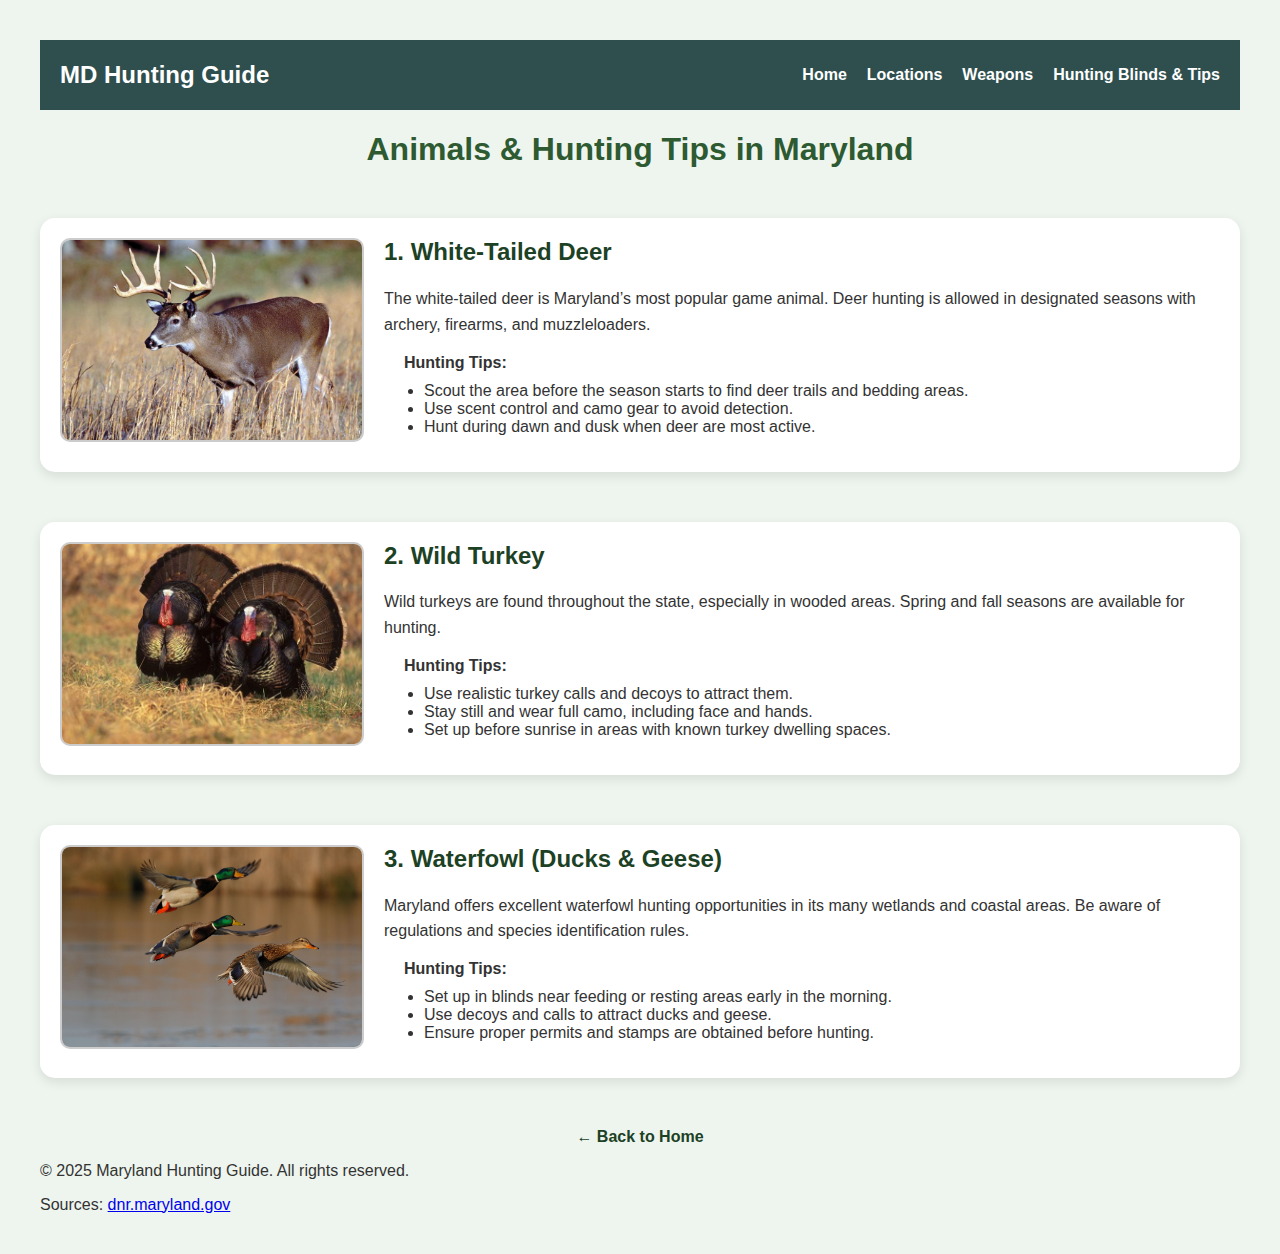
<file: animals.html>
<!DOCTYPE html>
<html lang="en">
<head>
  <meta charset="UTF-8">
  <title>Animals & Hunting Tips in Maryland</title>
  <link rel="stylesheet" href="Styles/animals_style.css">
</head>
<body class="animal-tips-page">
  <header class="site-header">
    <nav class="navbar">
      <div class="brand">MD Hunting Guide</div>
      <button class="hamburger" id="hamburger">&#9776;</button>
      <ul class="nav-links" id="nav-links">
        <li><a href="index.html">Home</a></li>
        <li><a href="locations.html">Locations</a></li>
        <li><a href="tools.html">Weapons</a></li>
        <li><a href="hunting_blinds.html">Hunting Blinds & Tips</a></li>
      </ul>
    </nav>
  </header>

  <h1>Animals & Hunting Tips in Maryland</h1>

  <div class="animal-section">
    <img src="images/whitetail_deer.jpg" alt="White-Tailed Deer" class="animal-image">
    <div class="animal-info">
      <h2>1. White-Tailed Deer</h2>
      <p>The white-tailed deer is Maryland’s most popular game animal. Deer hunting is allowed in designated seasons with archery, firearms, and muzzleloaders.</p>
      <div class="tips">
        <strong>Hunting Tips:</strong>
        <ul>
          <li>Scout the area before the season starts to find deer trails and bedding areas.</li>
          <li>Use scent control and camo gear to avoid detection.</li>
          <li>Hunt during dawn and dusk when deer are most active.</li>
        </ul>
      </div>
    </div>
  </div>

  <div class="animal-section">
    <img src="images/wild_turkey.jpg" alt="Wild Turkey" class="animal-image">
    <div class="animal-info">
      <h2>2. Wild Turkey</h2>
      <p>Wild turkeys are found throughout the state, especially in wooded areas. Spring and fall seasons are available for hunting.</p>
      <div class="tips">
        <strong>Hunting Tips:</strong>
        <ul>
          <li>Use realistic turkey calls and decoys to attract them.</li>
          <li>Stay still and wear full camo, including face and hands.</li>
          <li>Set up before sunrise in areas with known turkey dwelling spaces.</li>
        </ul>
      </div>
    </div>
  </div>

  <div class="animal-section">
    <img src="images/waterfowl.jpg" alt="Waterfowl" class="animal-image">
    <div class="animal-info">
      <h2>3. Waterfowl (Ducks & Geese)</h2>
      <p>Maryland offers excellent waterfowl hunting opportunities in its many wetlands and coastal areas. Be aware of regulations and species identification rules.</p>
      <div class="tips">
        <strong>Hunting Tips:</strong>
        <ul>
          <li>Set up in blinds near feeding or resting areas early in the morning.</li>
          <li>Use decoys and calls to attract ducks and geese.</li>
          <li>Ensure proper permits and stamps are obtained before hunting.</li>
        </ul>
      </div>
    </div>
  </div>

  <a href="index.html" class="back-link">&larr; Back to Home</a>

  <footer class="site-footer">
    <p>&copy; 2025 Maryland Hunting Guide. All rights reserved.</p>
    <p class="citations">
      Sources: <a href="https://dnr.maryland.gov/wildlife/Pages/hunt_trap/GameMammals.aspx" target="_blank">dnr.maryland.gov</a>
    </p>
  </footer>

  <script src="script.js"></script>
</body>
</html>
</file>
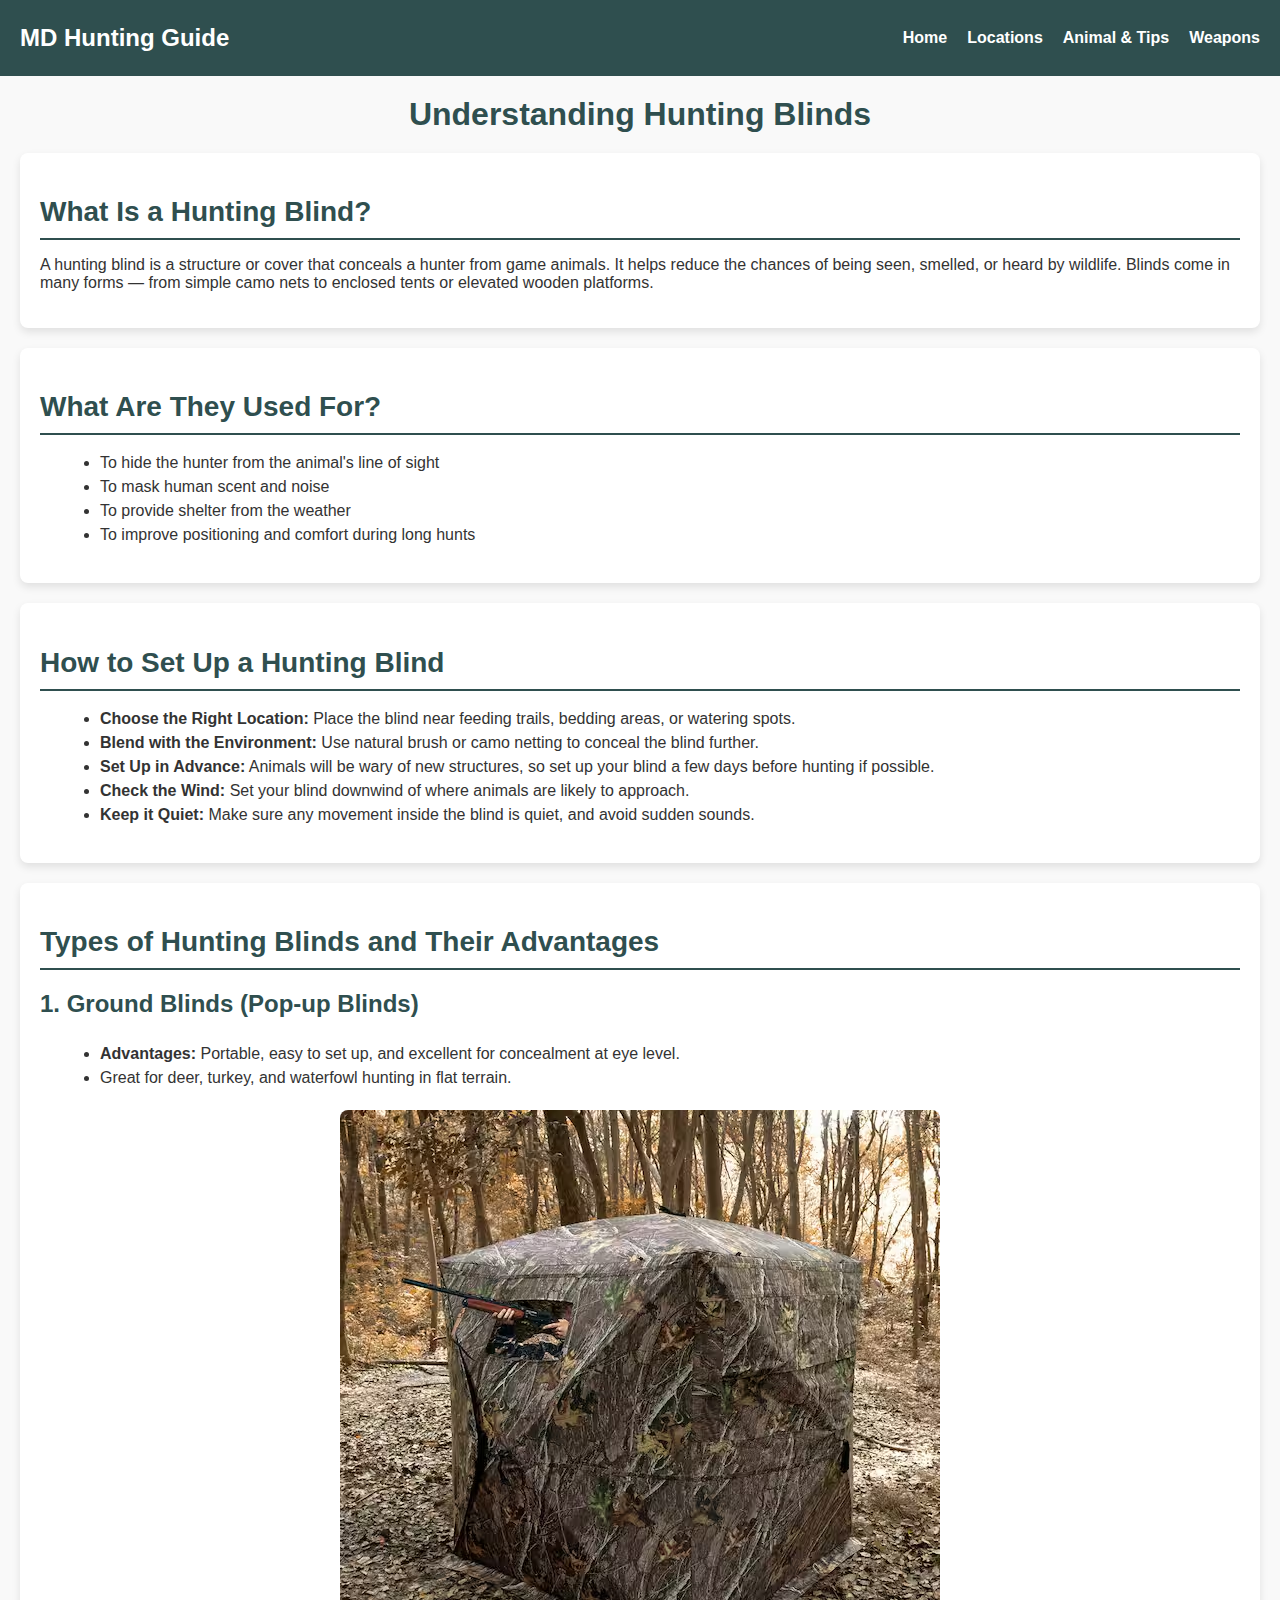
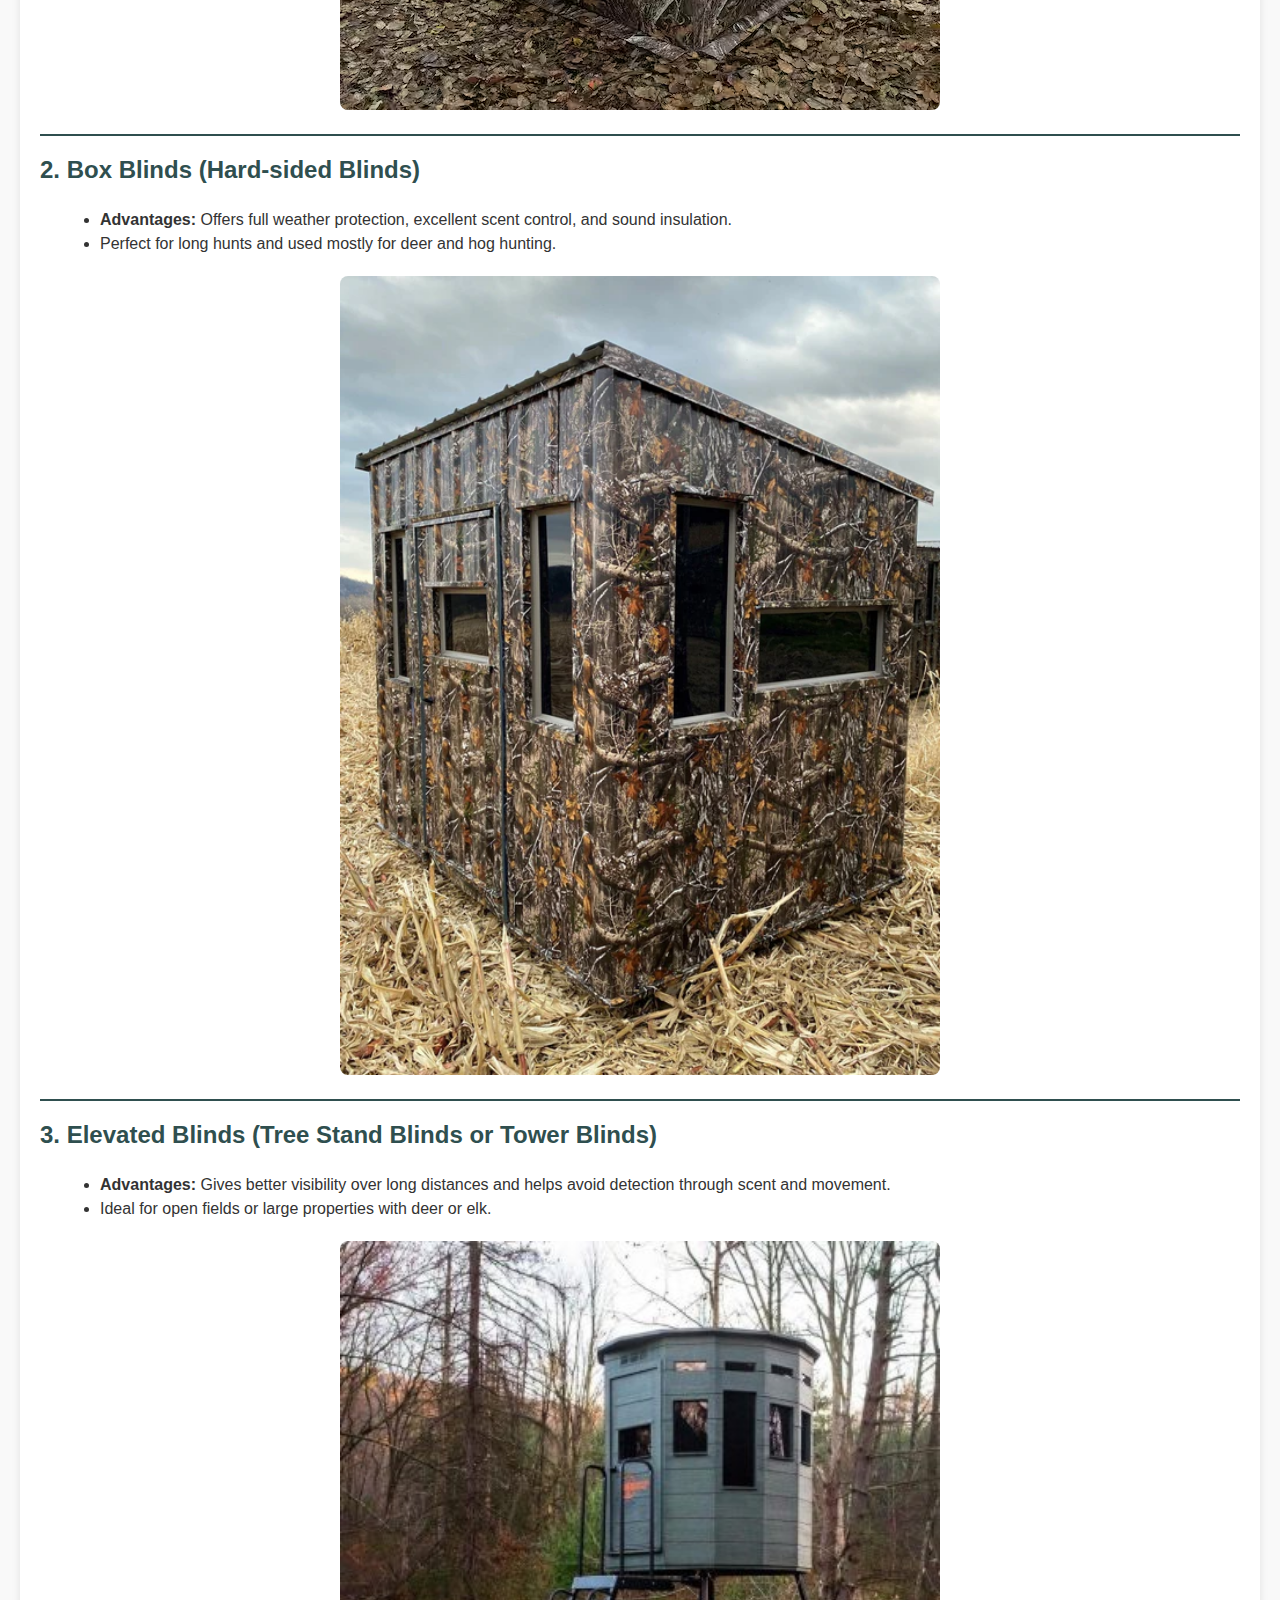
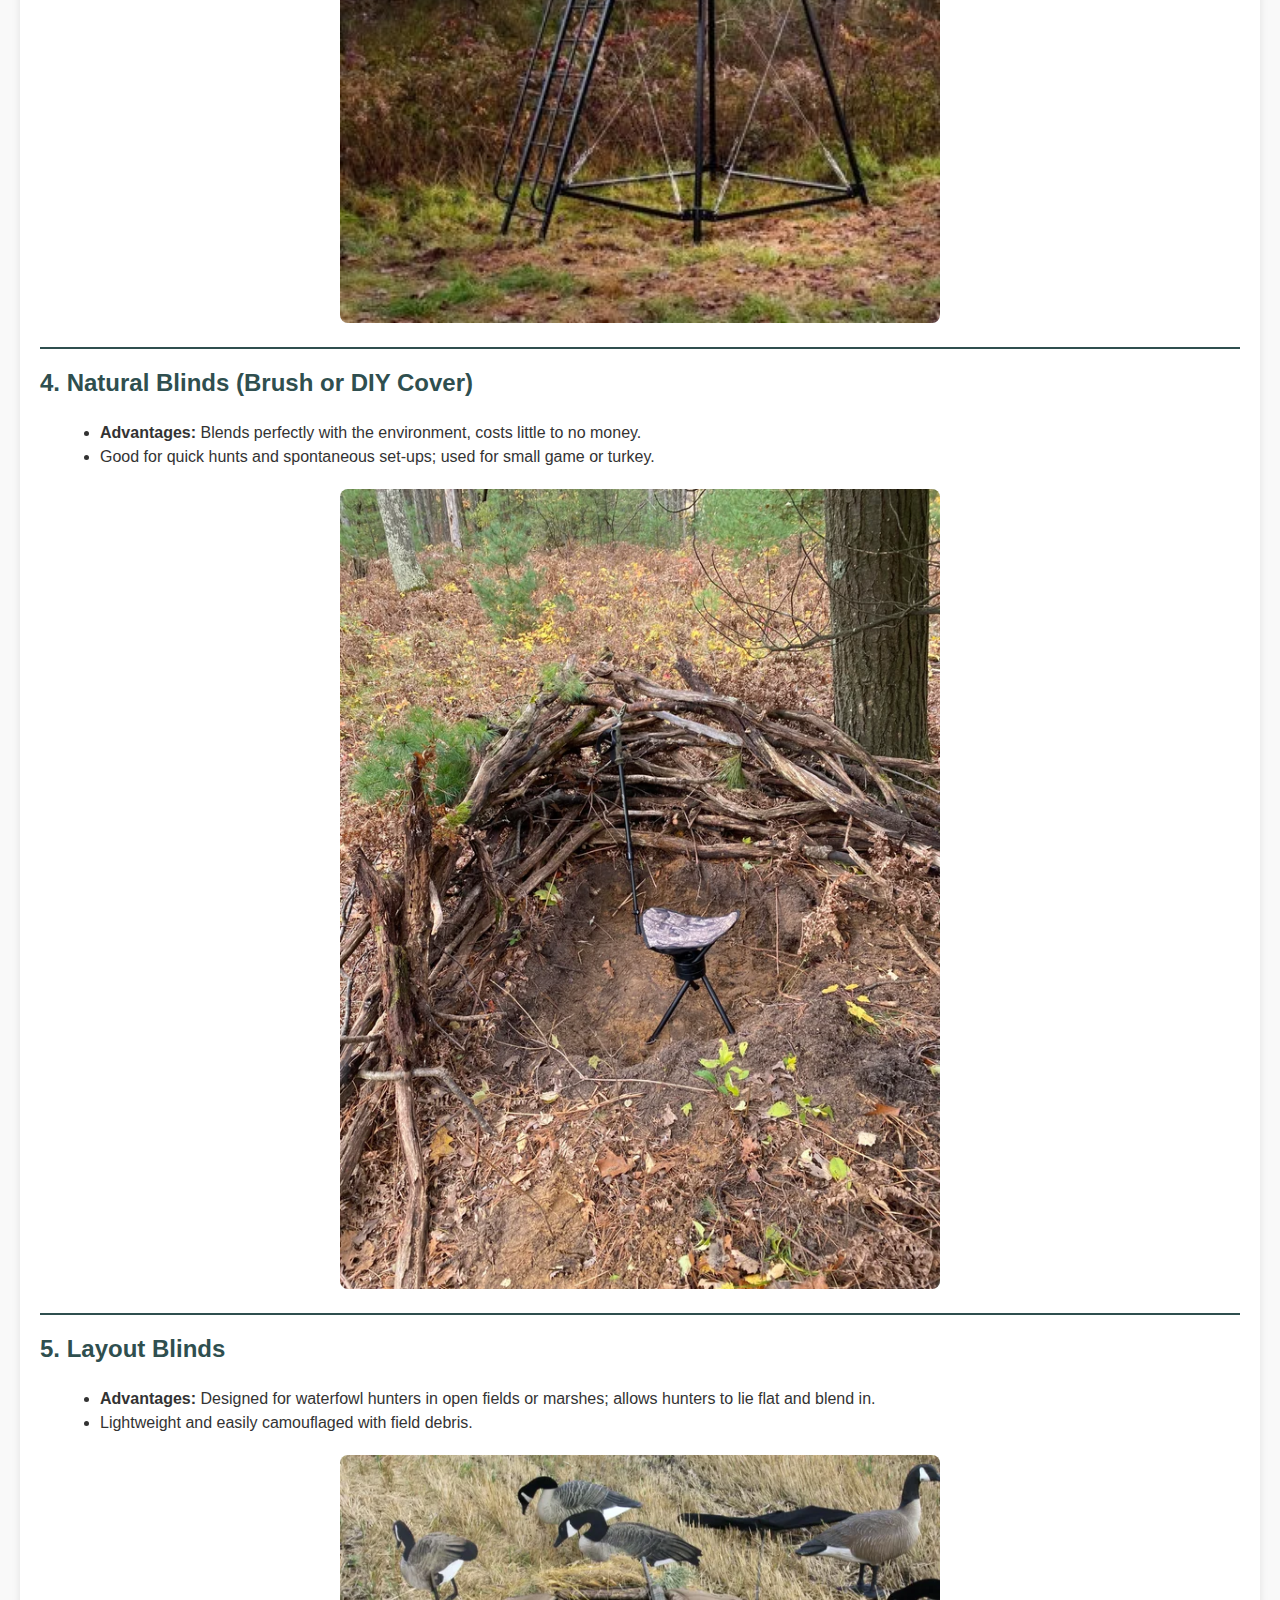
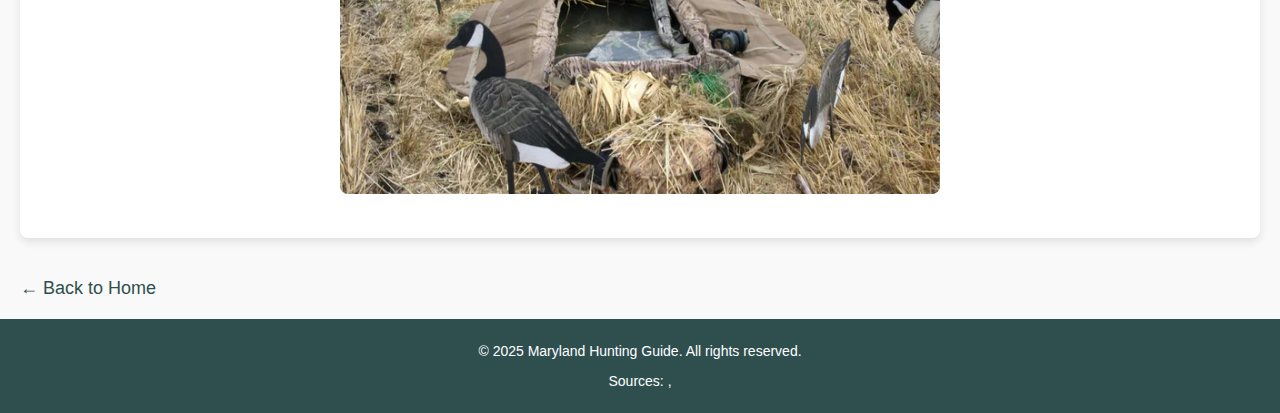
<file: hunting_blinds.html>
<!DOCTYPE html>
<html lang="en">
<head>
  <meta charset="UTF-8">
  <title>Hunting Blinds</title>
  <link rel="stylesheet" href="Styles/HuntingBlinds_style.css">
</head>
<body>
    <header class="site-header">
        <nav class="navbar">
          <div class="brand">MD Hunting Guide</div>
          <button class="hamburger" id="hamburger">&#9776;</button>
          <ul class="nav-links" id="nav-links">
            <li><a href="index.html">Home</a></li>
            <li><a href="locations.html">Locations</a></li>
            <li><a href="animals.html">Animal & Tips</a></li>
            <li><a href="tools.html">Weapons</a></li>
          </ul>
        </nav>
      </header>      

  <h1>Understanding Hunting Blinds</h1>

  <div class="section">
    <h2>What Is a Hunting Blind?</h2>
    <p>
      A hunting blind is a structure or cover that conceals a hunter from game animals. It helps reduce the chances of being seen, smelled, or heard by wildlife.
      Blinds come in many forms — from simple camo nets to enclosed tents or elevated wooden platforms.
    </p>
  </div>

  <div class="section">
    <h2>What Are They Used For?</h2>
    <ul>
      <li>To hide the hunter from the animal's line of sight</li>
      <li>To mask human scent and noise</li>
      <li>To provide shelter from the weather</li>
      <li>To improve positioning and comfort during long hunts</li>
    </ul>
  </div>

  <div class="section">
    <h2>How to Set Up a Hunting Blind</h2>
    <ul>
      <li><strong>Choose the Right Location:</strong> Place the blind near feeding trails, bedding areas, or watering spots.</li>
      <li><strong>Blend with the Environment:</strong> Use natural brush or camo netting to conceal the blind further.</li>
      <li><strong>Set Up in Advance:</strong> Animals will be wary of new structures, so set up your blind a few days before hunting if possible.</li>
      <li><strong>Check the Wind:</strong> Set your blind downwind of where animals are likely to approach.</li>
      <li><strong>Keep it Quiet:</strong> Make sure any movement inside the blind is quiet, and avoid sudden sounds.</li>
    </ul>
  </div>

  <div class="section">
    <h2>Types of Hunting Blinds and Their Advantages</h2>

    <h3>1. Ground Blinds (Pop-up Blinds)</h3>
    <ul>
      <li><strong>Advantages:</strong> Portable, easy to set up, and excellent for concealment at eye level.</li>
      <li>Great for deer, turkey, and waterfowl hunting in flat terrain.</li>
    </ul>
    <div class="image-container">
      <img src="images/ground_blind.avif" alt="Ground blind example">
    </div>
    <hr class="divider">

    <h3>2. Box Blinds (Hard-sided Blinds)</h3>
    <ul>
      <li><strong>Advantages:</strong> Offers full weather protection, excellent scent control, and sound insulation.</li>
      <li>Perfect for long hunts and used mostly for deer and hog hunting.</li>
    </ul>
    <div class="image-container">
      <img src="images/box_blinds.webp" alt="Box blind example">
    </div>
    <hr class="divider">

    <h3>3. Elevated Blinds (Tree Stand Blinds or Tower Blinds)</h3>
    <ul>
      <li><strong>Advantages:</strong> Gives better visibility over long distances and helps avoid detection through scent and movement.</li>
      <li>Ideal for open fields or large properties with deer or elk.</li>
    </ul>
    <div class="image-container">
      <img src="images/elevated_blind.jpg" alt="Elevated blind example">
    </div>
    <hr class="divider">

    <h3>4. Natural Blinds (Brush or DIY Cover)</h3>
    <ul>
      <li><strong>Advantages:</strong> Blends perfectly with the environment, costs little to no money.</li>
      <li>Good for quick hunts and spontaneous set-ups; used for small game or turkey.</li>
    </ul>
    <div class="image-container">
      <img src="images/natural_blind.webp" alt="Natural blind made of brush">
    </div>
    <hr class="divider">

    <h3>5. Layout Blinds</h3>
    <ul>
      <li><strong>Advantages:</strong> Designed for waterfowl hunters in open fields or marshes; allows hunters to lie flat and blend in.</li>
      <li>Lightweight and easily camouflaged with field debris.</li>
    </ul>
    <div class="image-container">
      <img src="images/layout_blind.webp" alt="Layout blind example">
    </div>
  </div>

  <a href="Intro_Page.html" class="back-link">&larr; Back to Home</a>
  
  <script src="script.js"></script>

  <footer class="site-footer">
    <p>&copy; 2025 Maryland Hunting Guide. All rights reserved.</p>
    <p class="citations">
      Sources: <a href="https://www.shadowhunterblinds.com/blogs/shadow-hunter-blog/what-is-a-hunting-blind-a-beginner-s-guide" target="_blank"><shadow-hunter-blog class="com"></shadow-hunter-blog></a>, 
    </p>
  </footer>

</body>
</html>
</file>
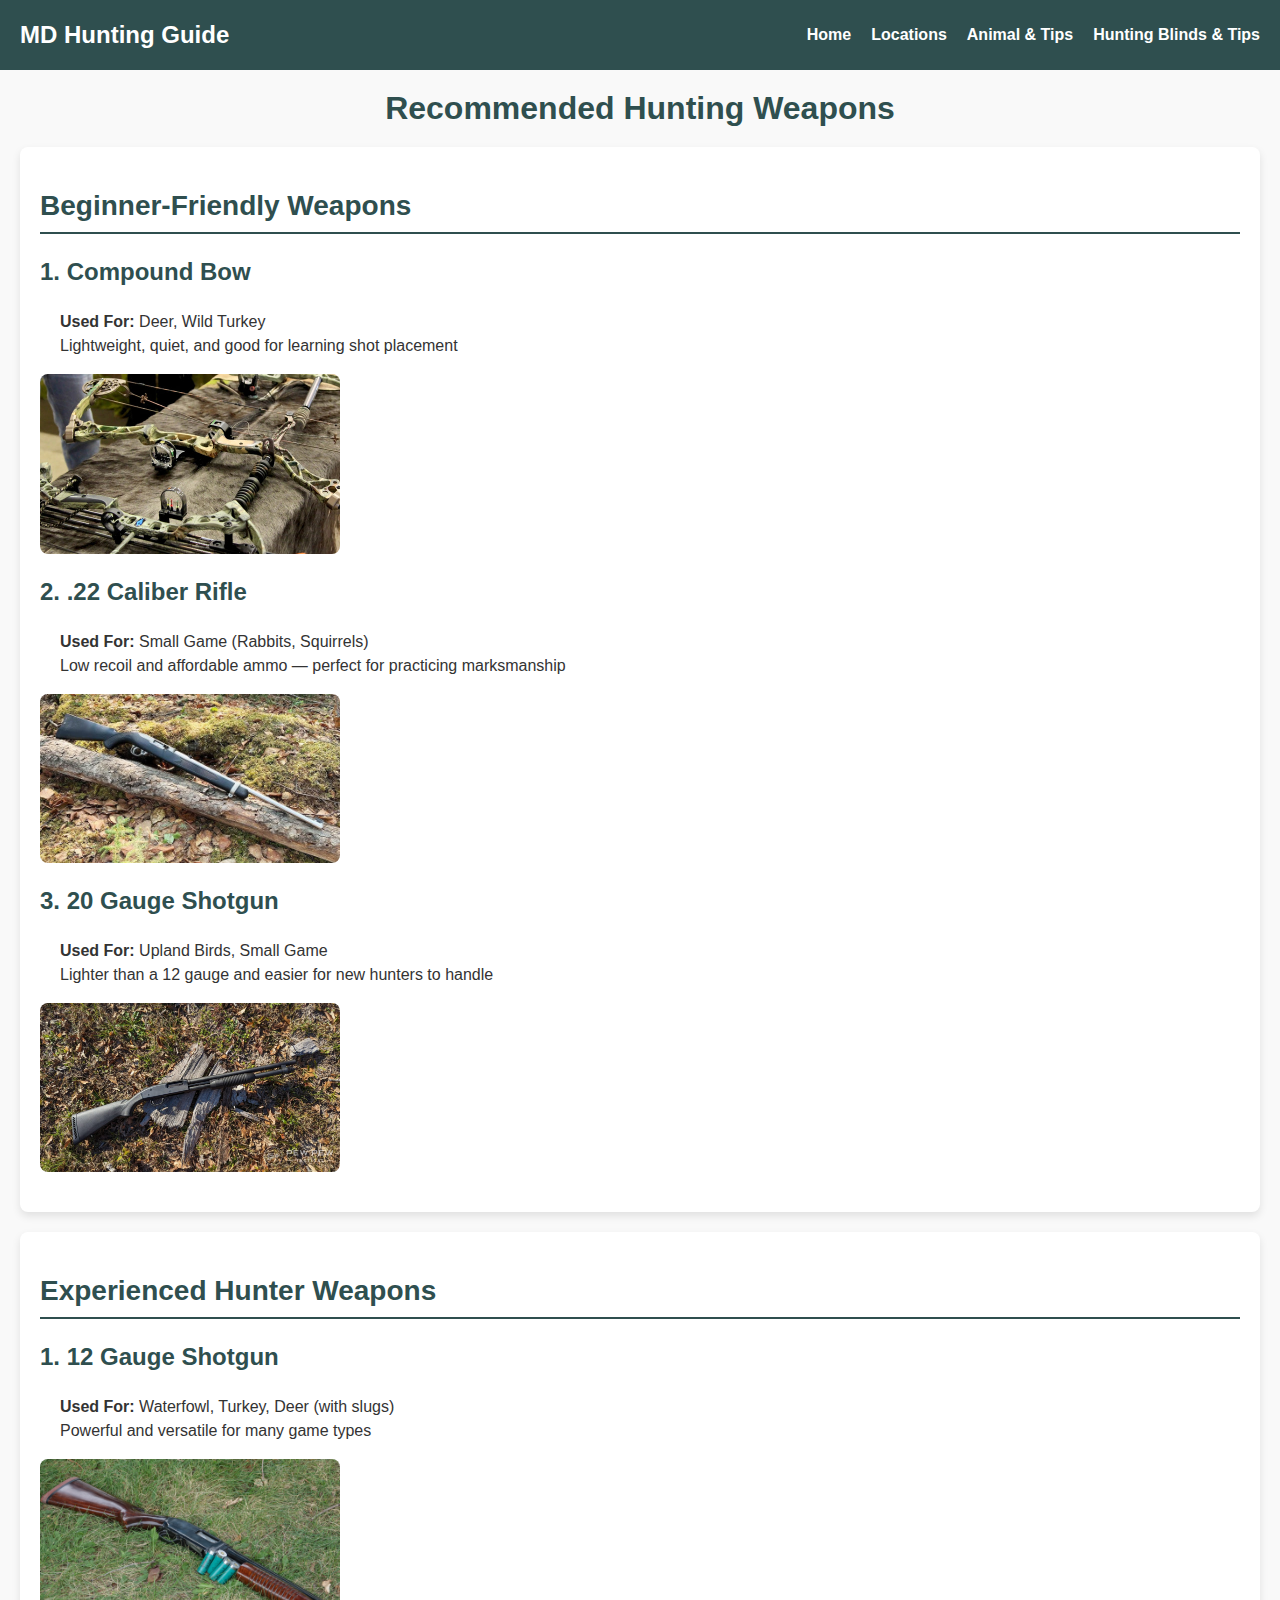
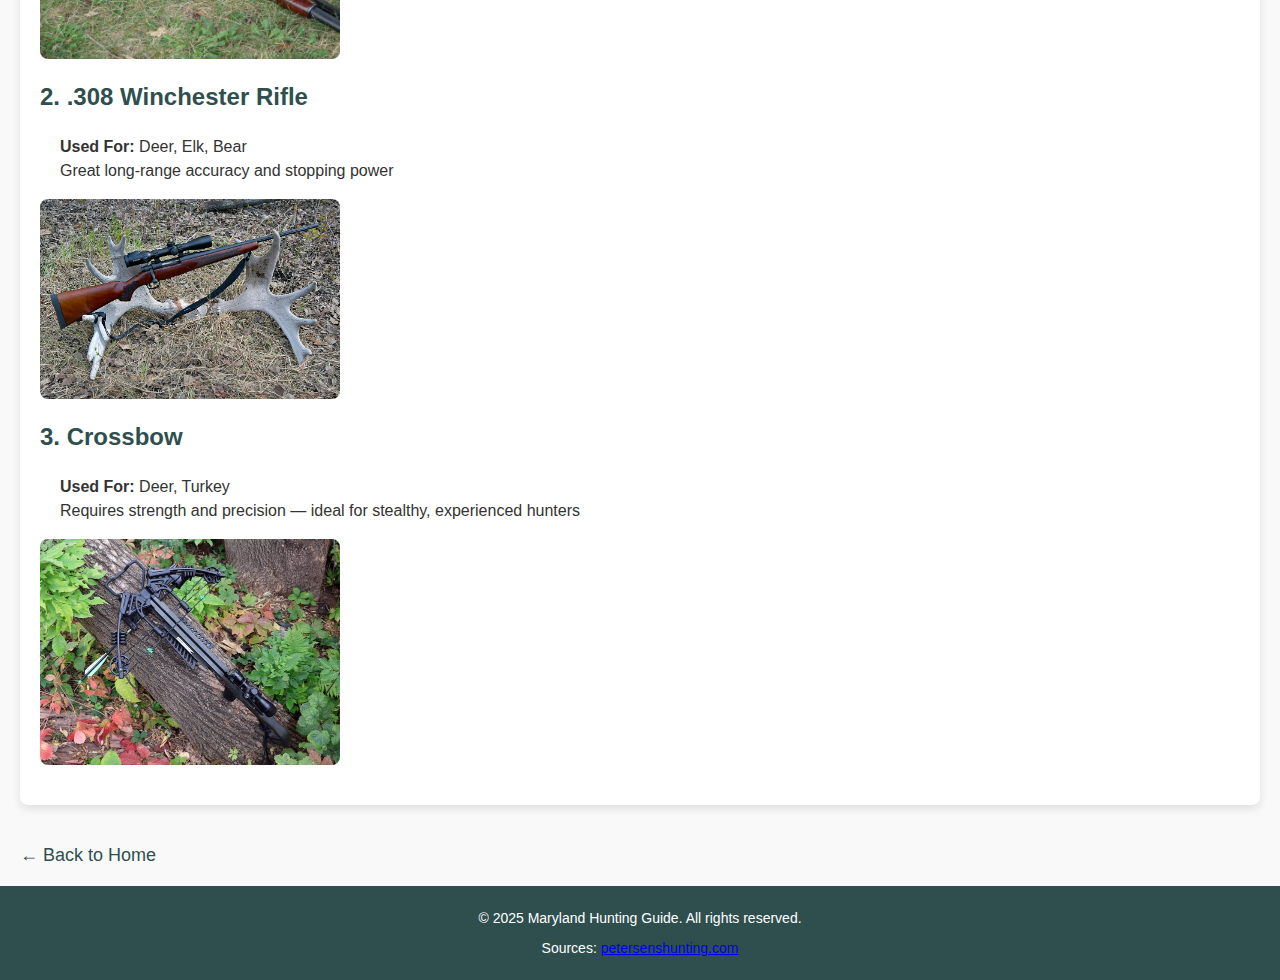
<file: tools.html>
<!DOCTYPE html>
<html lang="en">
<head>
  <meta charset="UTF-8">
  <title>Best Hunting Weapons</title>
  <link rel="stylesheet" href="Styles/tools_style.css">
</head>
<body class="animal-tips-page">
    <header class="site-header">
        <nav class="navbar">
          <div class="brand">MD Hunting Guide</div>
          <button class="hamburger" id="hamburger">&#9776;</button>
          <ul class="nav-links" id="nav-links">
            <li><a href="Intro_Page.html">Home</a></li>
            <li><a href="locations.html">Locations</a></li>
            <li><a href="animals.html">Animal & Tips</a></li>
            <li><a href="hunting_blinds.html">Hunting Blinds & Tips</a></li>
          </ul>
        </nav>
    </header>

    <h1>Recommended Hunting Weapons</h1>

    <div class="weapon-section">
      <h2>Beginner-Friendly Weapons</h2>

      <div class="weapon-entry">
        <h3>1. Compound Bow</h3>
        <ul>
          <li><strong>Used For:</strong> Deer, Wild Turkey</li>
          <li>Lightweight, quiet, and good for learning shot placement</li>
        </ul>
        <img src="images/Compound_Bow.jpg" alt="Compound Bow">
      </div>

      <div class="weapon-entry">
        <h3>2. .22 Caliber Rifle</h3>
        <ul>
          <li><strong>Used For:</strong> Small Game (Rabbits, Squirrels)</li>
          <li>Low recoil and affordable ammo — perfect for practicing marksmanship</li>
        </ul>
        <img src="images/.22_Rifle.jpg" alt=".22 Caliber Rifle">
      </div>

      <div class="weapon-entry">
        <h3>3. 20 Gauge Shotgun</h3>
        <ul>
          <li><strong>Used For:</strong> Upland Birds, Small Game</li>
          <li>Lighter than a 12 gauge and easier for new hunters to handle</li>
        </ul>
        <img src="images/20_gauge.jpg" alt="20 Gauge Shotgun">
      </div>
    </div>

    <div class="weapon-section">
      <h2>Experienced Hunter Weapons</h2>

      <div class="weapon-entry">
        <h3>1. 12 Gauge Shotgun</h3>
        <ul>
          <li><strong>Used For:</strong> Waterfowl, Turkey, Deer (with slugs)</li>
          <li>Powerful and versatile for many game types</li>
        </ul>
        <img src="images/12_gauge.webp" alt="12 Gauge Shotgun">
      </div>

      <div class="weapon-entry">
        <h3>2. .308 Winchester Rifle</h3>
        <ul>
          <li><strong>Used For:</strong> Deer, Elk, Bear</li>
          <li>Great long-range accuracy and stopping power</li>
        </ul>
        <img src="images/.308_Winchester.webp" alt=".308 Winchester Rifle">
      </div>

      <div class="weapon-entry">
        <h3>3. Crossbow</h3>
        <ul>
          <li><strong>Used For:</strong> Deer, Turkey</li>
          <li>Requires strength and precision — ideal for stealthy, experienced hunters</li>
        </ul>
        <img src="images/crossbow.jpg" alt="Crossbow">
      </div>
    </div>

    <a href="index.html" class="back-link">&larr; Back to Home</a>

    <script src="script.js"></script>

    <footer class="site-footer">
      <p>&copy; 2025 Maryland Hunting Guide. All rights reserved.</p>
      <p class="citations">
        Sources: <a href="https://www.petersenshunting.com/editorial/only-three-guns-you-need-hunting/456889" target="_blank">petersenshunting.com</a>
      </p>
    </footer>
</body>
</html>
</file>
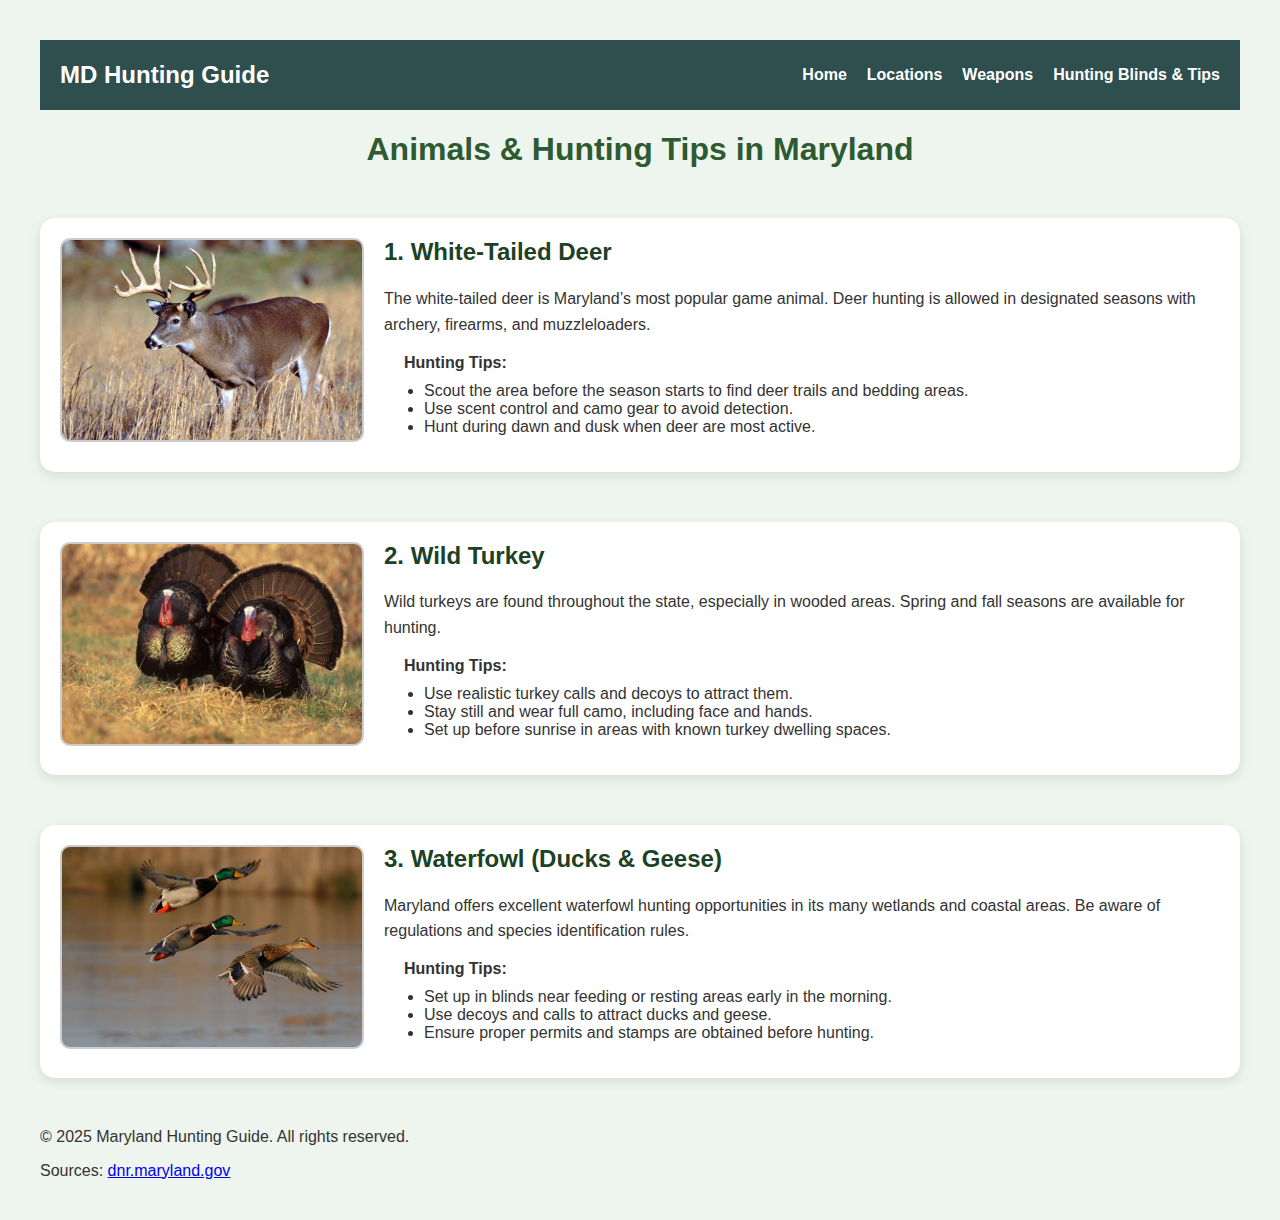
<file: F_Project/animals.html>
<!DOCTYPE html>
<html lang="en">
<head>
  <meta charset="UTF-8">
  <title>Animals & Hunting Tips in Maryland</title>
  <link rel="stylesheet" href="Styles/animals_style.css">
</head>
<body class="animal-tips-page">
  <header class="site-header">
    <nav class="navbar">
      <div class="brand">MD Hunting Guide</div>
      <button class="hamburger" id="hamburger">&#9776;</button>
      <ul class="nav-links" id="nav-links">
        <li><a href="Intro_Page.html">Home</a></li>
        <li><a href="locations.html">Locations</a></li>
        <li><a href="tools.html">Weapons</a></li>
        <li><a href="hunting_blinds.html">Hunting Blinds & Tips</a></li>
      </ul>
    </nav>
  </header>

  <h1>Animals & Hunting Tips in Maryland</h1>

  <div class="animal-section">
    <img src="images/whitetail_deer.jpg" alt="White-Tailed Deer" class="animal-image">
    <div class="animal-info">
      <h2>1. White-Tailed Deer</h2>
      <p>The white-tailed deer is Maryland’s most popular game animal. Deer hunting is allowed in designated seasons with archery, firearms, and muzzleloaders.</p>
      <div class="tips">
        <strong>Hunting Tips:</strong>
        <ul>
          <li>Scout the area before the season starts to find deer trails and bedding areas.</li>
          <li>Use scent control and camo gear to avoid detection.</li>
          <li>Hunt during dawn and dusk when deer are most active.</li>
        </ul>
      </div>
    </div>
  </div>

  <div class="animal-section">
    <img src="images/wild_turkey.jpg" alt="Wild Turkey" class="animal-image">
    <div class="animal-info">
      <h2>2. Wild Turkey</h2>
      <p>Wild turkeys are found throughout the state, especially in wooded areas. Spring and fall seasons are available for hunting.</p>
      <div class="tips">
        <strong>Hunting Tips:</strong>
        <ul>
          <li>Use realistic turkey calls and decoys to attract them.</li>
          <li>Stay still and wear full camo, including face and hands.</li>
          <li>Set up before sunrise in areas with known turkey dwelling spaces.</li>
        </ul>
      </div>
    </div>
  </div>

  <div class="animal-section">
    <img src="images/waterfowl.jpg" alt="Waterfowl" class="animal-image">
    <div class="animal-info">
      <h2>3. Waterfowl (Ducks & Geese)</h2>
      <p>Maryland offers excellent waterfowl hunting opportunities in its many wetlands and coastal areas. Be aware of regulations and species identification rules.</p>
      <div class="tips">
        <strong>Hunting Tips:</strong>
        <ul>
          <li>Set up in blinds near feeding or resting areas early in the morning.</li>
          <li>Use decoys and calls to attract ducks and geese.</li>
          <li>Ensure proper permits and stamps are obtained before hunting.</li>
        </ul>
      </div>
    </div>
  </div>

  <footer class="site-footer">
    <p>&copy; 2025 Maryland Hunting Guide. All rights reserved.</p>
    <p class="citations">
      Sources: <a href="https://dnr.maryland.gov/wildlife/Pages/hunt_trap/GameMammals.aspx" target="_blank">dnr.maryland.gov</a>
    </p>
  </footer>

  <script src="script.js"></script>
</body>
</html>
</file>
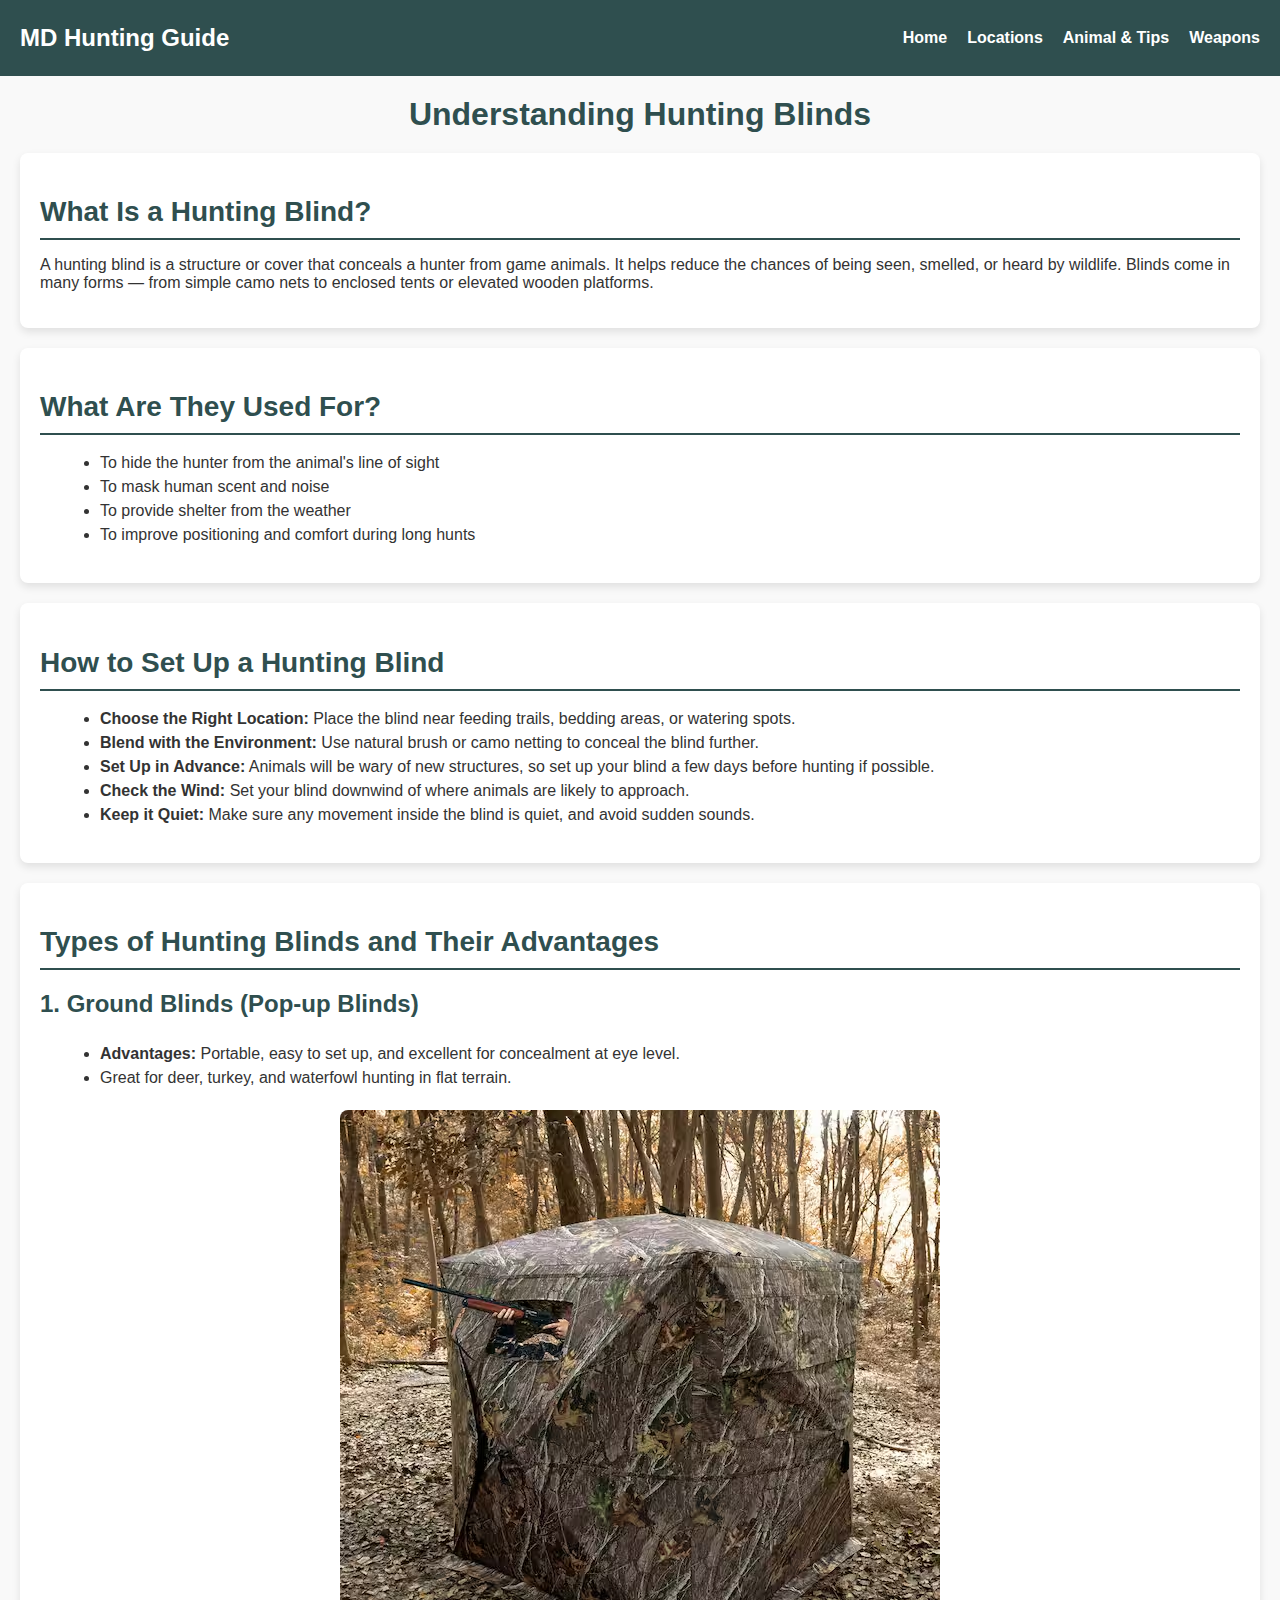
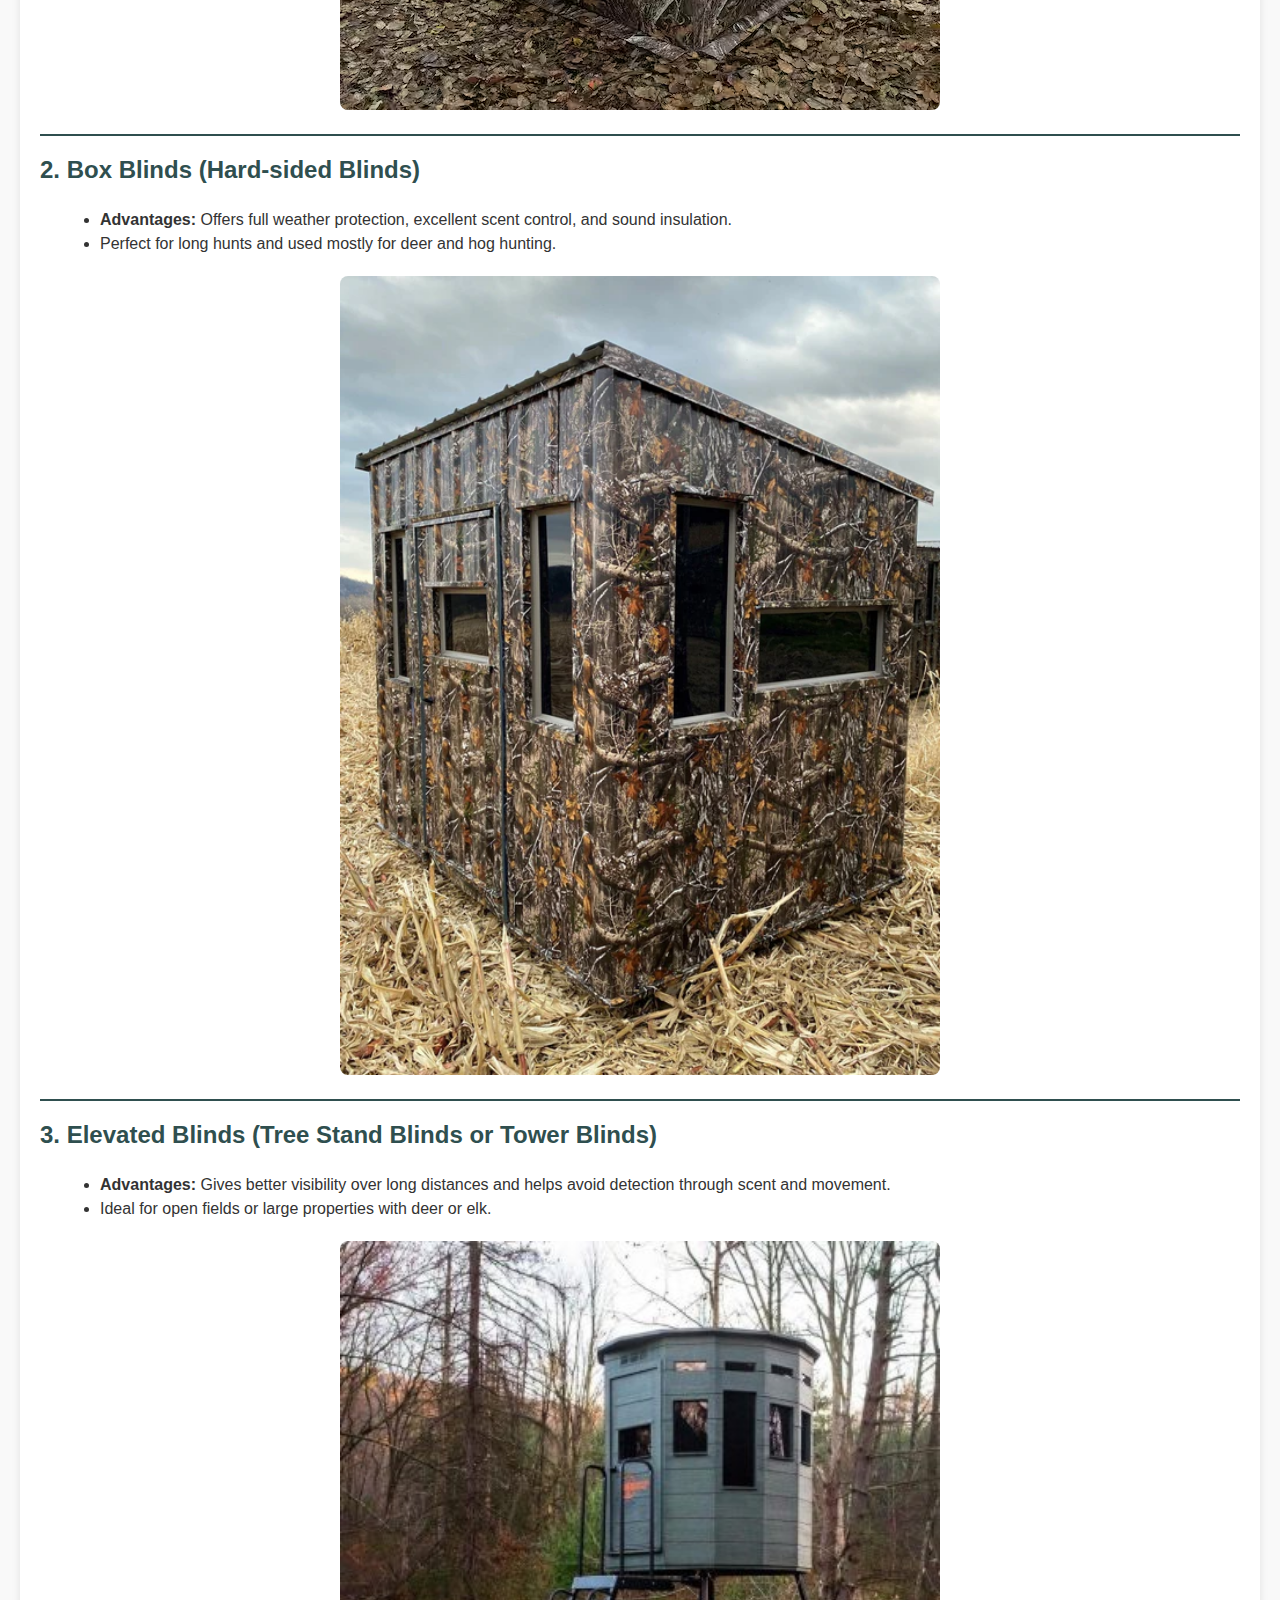
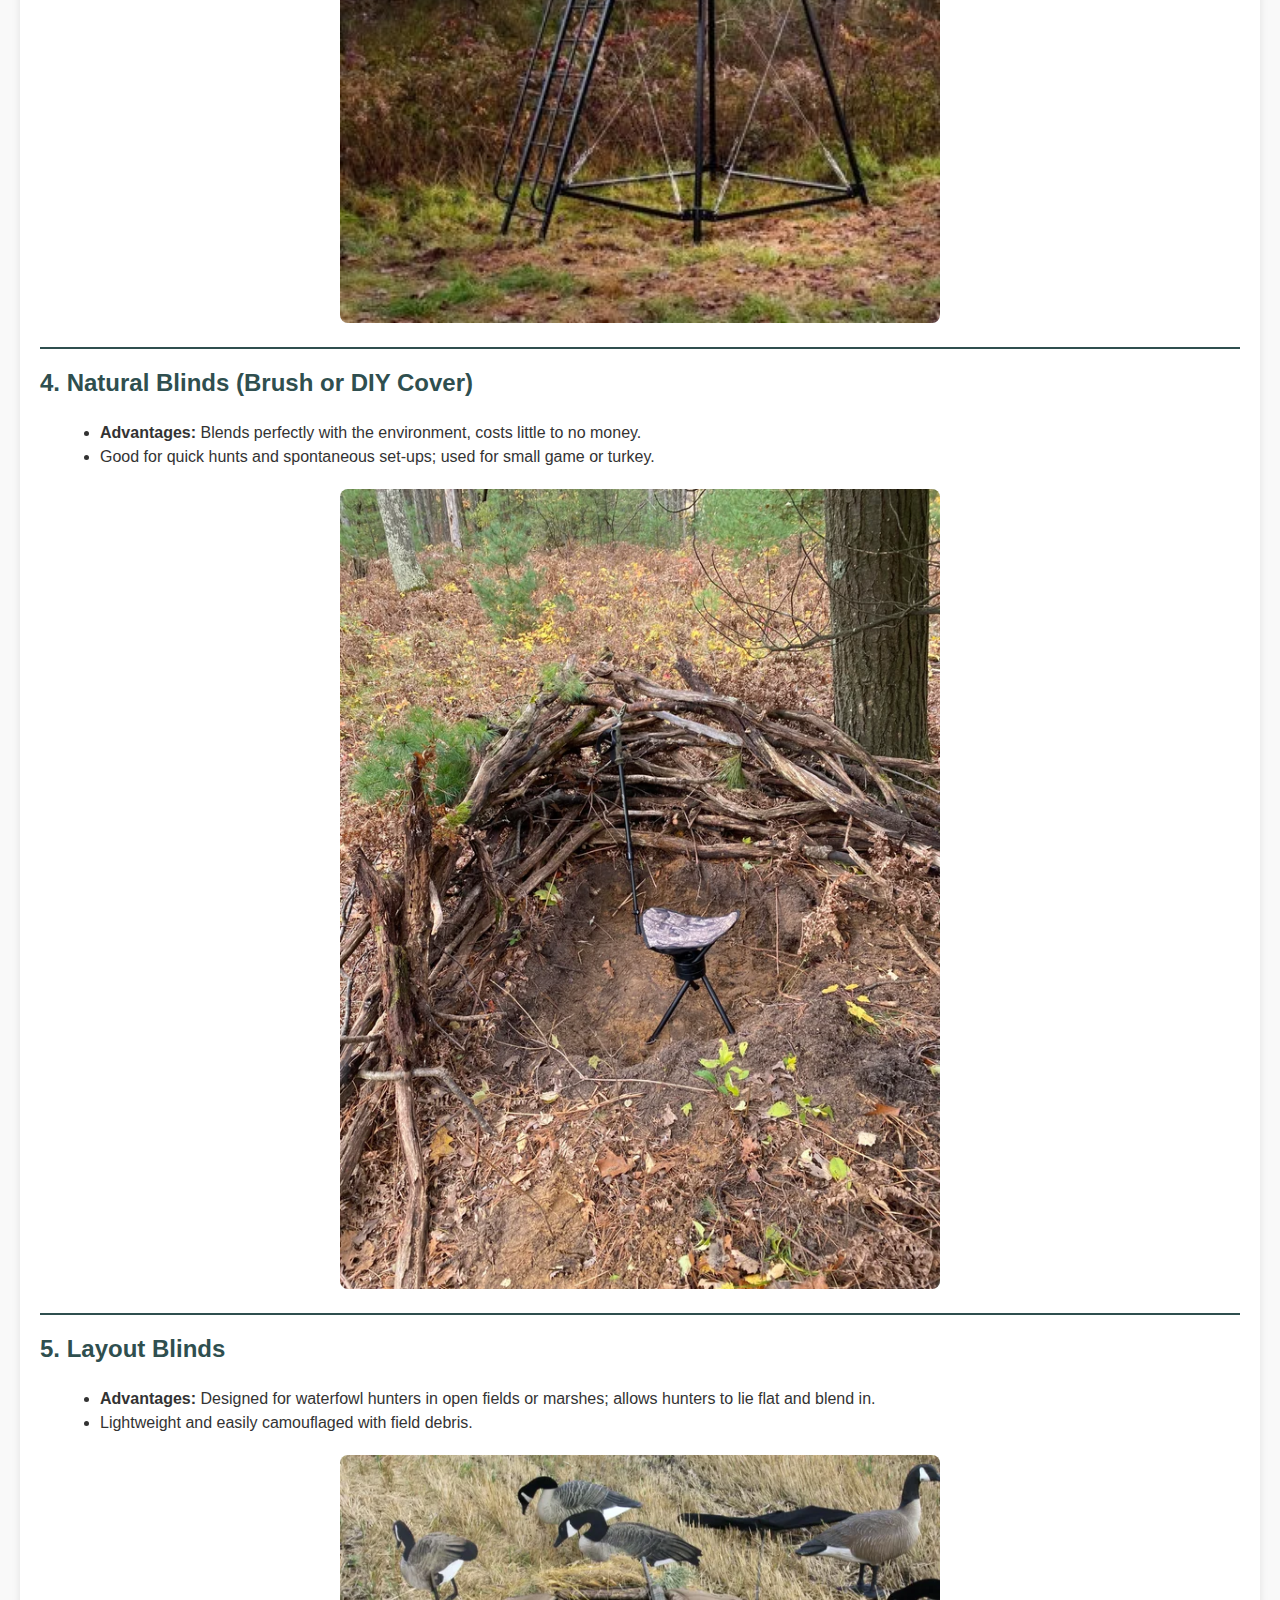
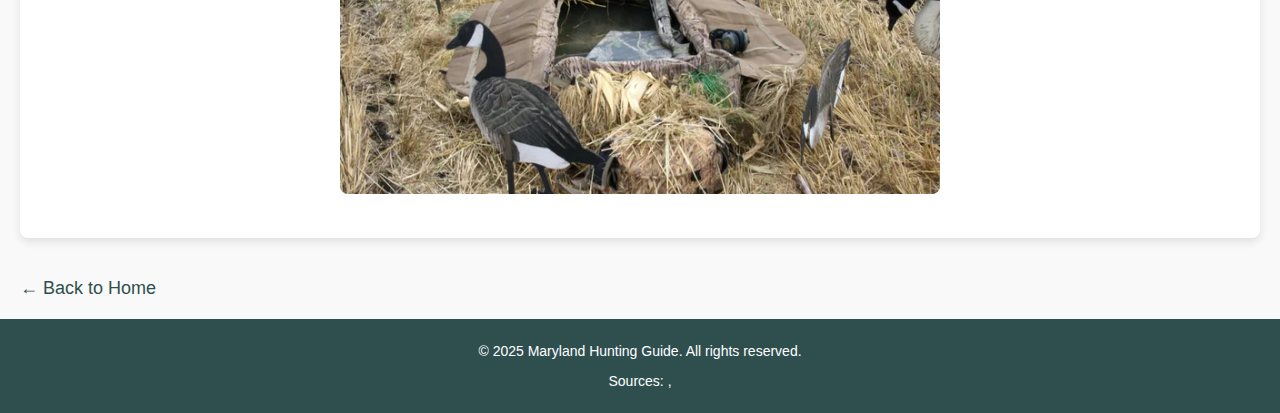
<file: F_Project/hunting_blinds.html>
<!DOCTYPE html>
<html lang="en">
<head>
  <meta charset="UTF-8">
  <title>Hunting Blinds</title>
  <link rel="stylesheet" href="Styles/HuntingBlinds_style.css">
</head>
<body>
    <header class="site-header">
        <nav class="navbar">
          <div class="brand">MD Hunting Guide</div>
          <button class="hamburger" id="hamburger">&#9776;</button>
          <ul class="nav-links" id="nav-links">
            <li><a href="Intro_Page.html">Home</a></li>
            <li><a href="locations.html">Locations</a></li>
            <li><a href="animals.html">Animal & Tips</a></li>
            <li><a href="tools.html">Weapons</a></li>
          </ul>
        </nav>
      </header>      

  <h1>Understanding Hunting Blinds</h1>

  <div class="section">
    <h2>What Is a Hunting Blind?</h2>
    <p>
      A hunting blind is a structure or cover that conceals a hunter from game animals. It helps reduce the chances of being seen, smelled, or heard by wildlife.
      Blinds come in many forms — from simple camo nets to enclosed tents or elevated wooden platforms.
    </p>
  </div>

  <div class="section">
    <h2>What Are They Used For?</h2>
    <ul>
      <li>To hide the hunter from the animal's line of sight</li>
      <li>To mask human scent and noise</li>
      <li>To provide shelter from the weather</li>
      <li>To improve positioning and comfort during long hunts</li>
    </ul>
  </div>

  <div class="section">
    <h2>How to Set Up a Hunting Blind</h2>
    <ul>
      <li><strong>Choose the Right Location:</strong> Place the blind near feeding trails, bedding areas, or watering spots.</li>
      <li><strong>Blend with the Environment:</strong> Use natural brush or camo netting to conceal the blind further.</li>
      <li><strong>Set Up in Advance:</strong> Animals will be wary of new structures, so set up your blind a few days before hunting if possible.</li>
      <li><strong>Check the Wind:</strong> Set your blind downwind of where animals are likely to approach.</li>
      <li><strong>Keep it Quiet:</strong> Make sure any movement inside the blind is quiet, and avoid sudden sounds.</li>
    </ul>
  </div>

  <div class="section">
    <h2>Types of Hunting Blinds and Their Advantages</h2>

    <h3>1. Ground Blinds (Pop-up Blinds)</h3>
    <ul>
      <li><strong>Advantages:</strong> Portable, easy to set up, and excellent for concealment at eye level.</li>
      <li>Great for deer, turkey, and waterfowl hunting in flat terrain.</li>
    </ul>
    <div class="image-container">
      <img src="images/ground_blind.avif" alt="Ground blind example">
    </div>
    <hr class="divider">

    <h3>2. Box Blinds (Hard-sided Blinds)</h3>
    <ul>
      <li><strong>Advantages:</strong> Offers full weather protection, excellent scent control, and sound insulation.</li>
      <li>Perfect for long hunts and used mostly for deer and hog hunting.</li>
    </ul>
    <div class="image-container">
      <img src="images/box_blinds.webp" alt="Box blind example">
    </div>
    <hr class="divider">

    <h3>3. Elevated Blinds (Tree Stand Blinds or Tower Blinds)</h3>
    <ul>
      <li><strong>Advantages:</strong> Gives better visibility over long distances and helps avoid detection through scent and movement.</li>
      <li>Ideal for open fields or large properties with deer or elk.</li>
    </ul>
    <div class="image-container">
      <img src="images/elevated_blind.jpg" alt="Elevated blind example">
    </div>
    <hr class="divider">

    <h3>4. Natural Blinds (Brush or DIY Cover)</h3>
    <ul>
      <li><strong>Advantages:</strong> Blends perfectly with the environment, costs little to no money.</li>
      <li>Good for quick hunts and spontaneous set-ups; used for small game or turkey.</li>
    </ul>
    <div class="image-container">
      <img src="images/natural_blind.webp" alt="Natural blind made of brush">
    </div>
    <hr class="divider">

    <h3>5. Layout Blinds</h3>
    <ul>
      <li><strong>Advantages:</strong> Designed for waterfowl hunters in open fields or marshes; allows hunters to lie flat and blend in.</li>
      <li>Lightweight and easily camouflaged with field debris.</li>
    </ul>
    <div class="image-container">
      <img src="images/layout_blind.webp" alt="Layout blind example">
    </div>
  </div>

  <a href="Intro_Page.html" class="back-link">&larr; Back to Home</a>
  
  <script src="script.js"></script>

  <footer class="site-footer">
    <p>&copy; 2025 Maryland Hunting Guide. All rights reserved.</p>
    <p class="citations">
      Sources: <a href="https://www.shadowhunterblinds.com/blogs/shadow-hunter-blog/what-is-a-hunting-blind-a-beginner-s-guide" target="_blank"><shadow-hunter-blog class="com"></shadow-hunter-blog></a>, 
    </p>
  </footer>

</body>
</html>
</file>
<file: Styles/animals_style.css>
.animal-tips-page {
    margin: 40px;
    background-color: #eef5ee;
    color: #333;
    font-family: 'Segoe UI', Tahoma, Geneva, Verdana, sans-serif;
  }
  
  .animal-tips-page h1 {
    text-align: center;
    color: #2e5a32;
    margin-bottom: 50px;
  }
  
  .animal-section {
    margin-bottom: 50px;
    padding: 20px;
    background-color: #ffffff;
    border-radius: 15px;
    box-shadow: 0 4px 12px rgba(0,0,0,0.1);
    display: flex;
    gap: 20px;
    align-items: flex-start;
  }
  
  .animal-image {
    flex-shrink: 0;
    width: 300px;
    height: 200px;
    border-radius: 10px;
    object-fit: cover;
    border: 2px solid #ccc;
  }
  
  .animal-info {
    flex-grow: 1;
  }
  
  .animal-info h2 {
    margin-top: 0;
    color: #1c4124;
  }
  
  .animal-info p {
    font-size: 1rem;
    line-height: 1.6;
  }
  
  .tips {
    margin-top: 15px;
    padding-left: 20px;
  }
  
  .tips ul {
    margin-top: 10px;
    padding-left: 20px;
  }
  
  a.back-link {
    display: block;
    margin-top: 40px;
    color: #1c4124;
    text-decoration: none;
    font-weight: bold;
    text-align: center;
  }
  
  a.back-link:hover {
    text-decoration: underline;
  }
  
  @media (max-width: 768px) {
    .animal-section {
      flex-direction: column;
      align-items: center;
    }
  
    .animal-image {
      width: 100%;
      height: auto;
    }
  }
  
   /* Navbar styling */
.navbar {
    display: flex;
    justify-content: space-between;
    align-items: center;
    background-color: #2f4f4f;
    padding: 10px 20px;
    color: white;
  }
  
  .navbar .brand {
    font-weight: bold;
    font-size: 24px;
  }
  
  .nav-links {
    list-style: none;
    display: flex;
    gap: 20px;
  }
  
  .nav-links li a {
    text-decoration: none;
    color: white;
    font-weight: bold;
  }
  
  /* Hamburger button styling */
  .hamburger {
    display: none;
    font-size: 30px;
    background: none;
    border: none;
    color: white;
    cursor: pointer;
  }
  
  /* Responsive: hide nav and show hamburger on small screens */
  @media (max-width: 768px) {
    .nav-links {
      display: none;
      flex-direction: column;
      background-color: #2f4f4f;
      position: absolute;
      top: 60px;
      right: 20px;
      width: 200px;
      padding: 10px;
      border-radius: 8px;
    }
  
    .nav-links.show {
      display: flex;
    }
  
    .hamburger {
      display: block;
    }
  }
</file>
<file: Styles/HuntingBlinds_style.css>
/* General Body Styles */
body {
    font-family: Arial, sans-serif;
    background-color: #f9f9f9;
    margin: 0;
    padding: 0;
    color: #333;
  }
  
  /* Header */
  .site-header {
    background-color: #2f4f4f;
    padding: 10px 20px;
    color: white;
    text-align: center;
  }
  
  .site-header .navbar {
    display: flex;
    justify-content: space-between;
    align-items: center;
  }
  
  .site-header .brand {
    font-size: 24px;
    font-weight: bold;
  }
  
  .nav-links {
    list-style: none;
    display: flex;
    gap: 20px;
  }
  
  .nav-links li a {
    text-decoration: none;
    color: white;
    font-weight: bold;
  }
  
  .hamburger {
    display: none;
    font-size: 30px;
    background: none;
    border: none;
    color: white;
    cursor: pointer;
  }
  
  /* Navbar: Responsive (Mobile View) */
  @media (max-width: 768px) {
    .nav-links {
      display: none;
      flex-direction: column;
      background-color: #2f4f4f;
      position: absolute;
      top: 60px;
      right: 20px;
      width: 200px;
      padding: 10px;
      border-radius: 8px;
    }
  
    .nav-links.show {
      display: flex;
    }
  
    .hamburger {
      display: block;
    }
  }
  
  /* Main Content */
  h1 {
    text-align: center;
    font-size: 32px;
    margin: 20px 0;
    color: #2f4f4f;
  }
  
  h2, h3 {
    color: #2f4f4f;
  }
  
  h2 {
    font-size: 28px;
    margin-bottom: 15px;
    border-bottom: 2px solid #2f4f4f;
    padding-bottom: 10px;
  }
  
  h3 {
    font-size: 24px;
    margin-top: 20px;
  }
  
  .section {
    margin: 20px;
    padding: 20px;
    background-color: #fff;
    border-radius: 8px;
    box-shadow: 0 4px 8px rgba(0, 0, 0, 0.1);
  }
  
  ul {
    list-style-type: disc;
    margin-left: 20px;
  }
  
  ul li {
    font-size: 16px;
    line-height: 1.5;
  }
  
  .image-container {
    text-align: center;
    margin: 20px 0;
  }
  
  .image-container img {
    width: 100%;
    max-width: 600px;
    height: auto;
    border-radius: 8px;
  }
  
  hr.divider {
    border: 0;
    border-top: 2px solid #2f4f4f;
    margin: 20px 0;
  }
  
  /* Back Link */
  .back-link {
    display: inline-block;
    margin: 20px;
    font-size: 18px;
    color: #2f4f4f;
    text-decoration: none;
  }
  
  .back-link:hover {
    text-decoration: underline;
  }
  
  /* Footer */
  .site-footer {
    background-color: #2f4f4f;
    color: white;
    text-align: center;
    padding: 10px;
    font-size: 14px;
  }
</file>
<file: Styles/tools_style.css>
/* General Body Styles */
body {
    font-family: Arial, sans-serif;
    background-color: #f9f9f9;
    margin: 0;
    padding: 0;
    color: #333;
  }
  
  /* Header */
  .site-header {
    background-color: #2f4f4f;
    padding: 10px 20px;
    color: white;
    text-align: center;
  }
  
  .site-header .navbar {
    display: flex;
    justify-content: space-between;
    align-items: center;
  }
  
  .site-header .brand {
    font-size: 24px;
    font-weight: bold;
  }
  
  .nav-links {
    list-style: none;
    display: flex;
    gap: 20px;
  }
  
  .nav-links li a {
    text-decoration: none;
    color: white;
    font-weight: bold;
  }
  
  .hamburger {
    display: none;
    font-size: 30px;
    background: none;
    border: none;
    color: white;
    cursor: pointer;
  }
  
  /* Navbar: Responsive (Mobile View) */
  @media (max-width: 768px) {
    .nav-links {
      display: none;
      flex-direction: column;
      background-color: #2f4f4f;
      position: absolute;
      top: 60px;
      right: 20px;
      width: 200px;
      padding: 10px;
      border-radius: 8px;
    }
  
    .nav-links.show {
      display: flex;
    }
  
    .hamburger {
      display: block;
    }
  }
  
  /* Main Content */
  h1 {
    text-align: center;
    font-size: 32px;
    margin: 20px 0;
    color: #2f4f4f;
  }
  
  .weapon-section {
    margin: 20px;
    padding: 20px;
    background-color: #fff;
    border-radius: 8px;
    box-shadow: 0 4px 8px rgba(0, 0, 0, 0.1);
  }
  
  .weapon-section h2 {
    font-size: 28px;
    color: #2f4f4f;
    border-bottom: 2px solid #2f4f4f;
    padding-bottom: 10px;
    margin-bottom: 20px;
  }
  
  .weapon-entry {
    margin-bottom: 20px;
  }
  
  .weapon-entry h3 {
    font-size: 24px;
    color: #2f4f4f;
  }
  
  .weapon-entry ul {
    list-style: none;
    padding-left: 20px;
  }
  
  .weapon-entry ul li {
    font-size: 16px;
    line-height: 1.5;
  }
  
  .weapon-entry img {
    width: 100%;
    height: auto;
    border-radius: 8px;
    margin-top: 10px;
  }
  
  /* Back Link */
  .back-link {
    display: inline-block;
    margin: 20px;
    font-size: 18px;
    color: #2f4f4f;
    text-decoration: none;
  }
  
  .back-link:hover {
    text-decoration: underline;
  }
  
  /* Footer */
  .site-footer {
    background-color: #2f4f4f;
    color: white;
    text-align: center;
    padding: 10px;
    font-size: 14px;
  }

  .weapon-entry img {
    width: 300px;
    height: auto;
    display: block;
    margin-top: 0.5em;
  }
</file>
<file: F_Project/Styles/animals_style.css>
.animal-tips-page {
    margin: 40px;
    background-color: #eef5ee;
    color: #333;
    font-family: 'Segoe UI', Tahoma, Geneva, Verdana, sans-serif;
  }
  
  .animal-tips-page h1 {
    text-align: center;
    color: #2e5a32;
    margin-bottom: 50px;
  }
  
  .animal-section {
    margin-bottom: 50px;
    padding: 20px;
    background-color: #ffffff;
    border-radius: 15px;
    box-shadow: 0 4px 12px rgba(0,0,0,0.1);
    display: flex;
    gap: 20px;
    align-items: flex-start;
  }
  
  .animal-image {
    flex-shrink: 0;
    width: 300px;
    height: 200px;
    border-radius: 10px;
    object-fit: cover;
    border: 2px solid #ccc;
  }
  
  .animal-info {
    flex-grow: 1;
  }
  
  .animal-info h2 {
    margin-top: 0;
    color: #1c4124;
  }
  
  .animal-info p {
    font-size: 1rem;
    line-height: 1.6;
  }
  
  .tips {
    margin-top: 15px;
    padding-left: 20px;
  }
  
  .tips ul {
    margin-top: 10px;
    padding-left: 20px;
  }
  
  a.back-link {
    display: block;
    margin-top: 40px;
    color: #1c4124;
    text-decoration: none;
    font-weight: bold;
    text-align: center;
  }
  
  a.back-link:hover {
    text-decoration: underline;
  }
  
  @media (max-width: 768px) {
    .animal-section {
      flex-direction: column;
      align-items: center;
    }
  
    .animal-image {
      width: 100%;
      height: auto;
    }
  }
  
   /* Navbar styling */
.navbar {
    display: flex;
    justify-content: space-between;
    align-items: center;
    background-color: #2f4f4f;
    padding: 10px 20px;
    color: white;
  }
  
  .navbar .brand {
    font-weight: bold;
    font-size: 24px;
  }
  
  .nav-links {
    list-style: none;
    display: flex;
    gap: 20px;
  }
  
  .nav-links li a {
    text-decoration: none;
    color: white;
    font-weight: bold;
  }
  
  /* Hamburger button styling */
  .hamburger {
    display: none;
    font-size: 30px;
    background: none;
    border: none;
    color: white;
    cursor: pointer;
  }
  
  /* Responsive: hide nav and show hamburger on small screens */
  @media (max-width: 768px) {
    .nav-links {
      display: none;
      flex-direction: column;
      background-color: #2f4f4f;
      position: absolute;
      top: 60px;
      right: 20px;
      width: 200px;
      padding: 10px;
      border-radius: 8px;
    }
  
    .nav-links.show {
      display: flex;
    }
  
    .hamburger {
      display: block;
    }
  }
</file>
<file: F_Project/Styles/HuntingBlinds_style.css>
/* General Body Styles */
body {
    font-family: Arial, sans-serif;
    background-color: #f9f9f9;
    margin: 0;
    padding: 0;
    color: #333;
  }
  
  /* Header */
  .site-header {
    background-color: #2f4f4f;
    padding: 10px 20px;
    color: white;
    text-align: center;
  }
  
  .site-header .navbar {
    display: flex;
    justify-content: space-between;
    align-items: center;
  }
  
  .site-header .brand {
    font-size: 24px;
    font-weight: bold;
  }
  
  .nav-links {
    list-style: none;
    display: flex;
    gap: 20px;
  }
  
  .nav-links li a {
    text-decoration: none;
    color: white;
    font-weight: bold;
  }
  
  .hamburger {
    display: none;
    font-size: 30px;
    background: none;
    border: none;
    color: white;
    cursor: pointer;
  }
  
  /* Navbar: Responsive (Mobile View) */
  @media (max-width: 768px) {
    .nav-links {
      display: none;
      flex-direction: column;
      background-color: #2f4f4f;
      position: absolute;
      top: 60px;
      right: 20px;
      width: 200px;
      padding: 10px;
      border-radius: 8px;
    }
  
    .nav-links.show {
      display: flex;
    }
  
    .hamburger {
      display: block;
    }
  }
  
  /* Main Content */
  h1 {
    text-align: center;
    font-size: 32px;
    margin: 20px 0;
    color: #2f4f4f;
  }
  
  h2, h3 {
    color: #2f4f4f;
  }
  
  h2 {
    font-size: 28px;
    margin-bottom: 15px;
    border-bottom: 2px solid #2f4f4f;
    padding-bottom: 10px;
  }
  
  h3 {
    font-size: 24px;
    margin-top: 20px;
  }
  
  .section {
    margin: 20px;
    padding: 20px;
    background-color: #fff;
    border-radius: 8px;
    box-shadow: 0 4px 8px rgba(0, 0, 0, 0.1);
  }
  
  ul {
    list-style-type: disc;
    margin-left: 20px;
  }
  
  ul li {
    font-size: 16px;
    line-height: 1.5;
  }
  
  .image-container {
    text-align: center;
    margin: 20px 0;
  }
  
  .image-container img {
    width: 100%;
    max-width: 600px;
    height: auto;
    border-radius: 8px;
  }
  
  hr.divider {
    border: 0;
    border-top: 2px solid #2f4f4f;
    margin: 20px 0;
  }
  
  /* Back Link */
  .back-link {
    display: inline-block;
    margin: 20px;
    font-size: 18px;
    color: #2f4f4f;
    text-decoration: none;
  }
  
  .back-link:hover {
    text-decoration: underline;
  }
  
  /* Footer */
  .site-footer {
    background-color: #2f4f4f;
    color: white;
    text-align: center;
    padding: 10px;
    font-size: 14px;
  }
</file>
